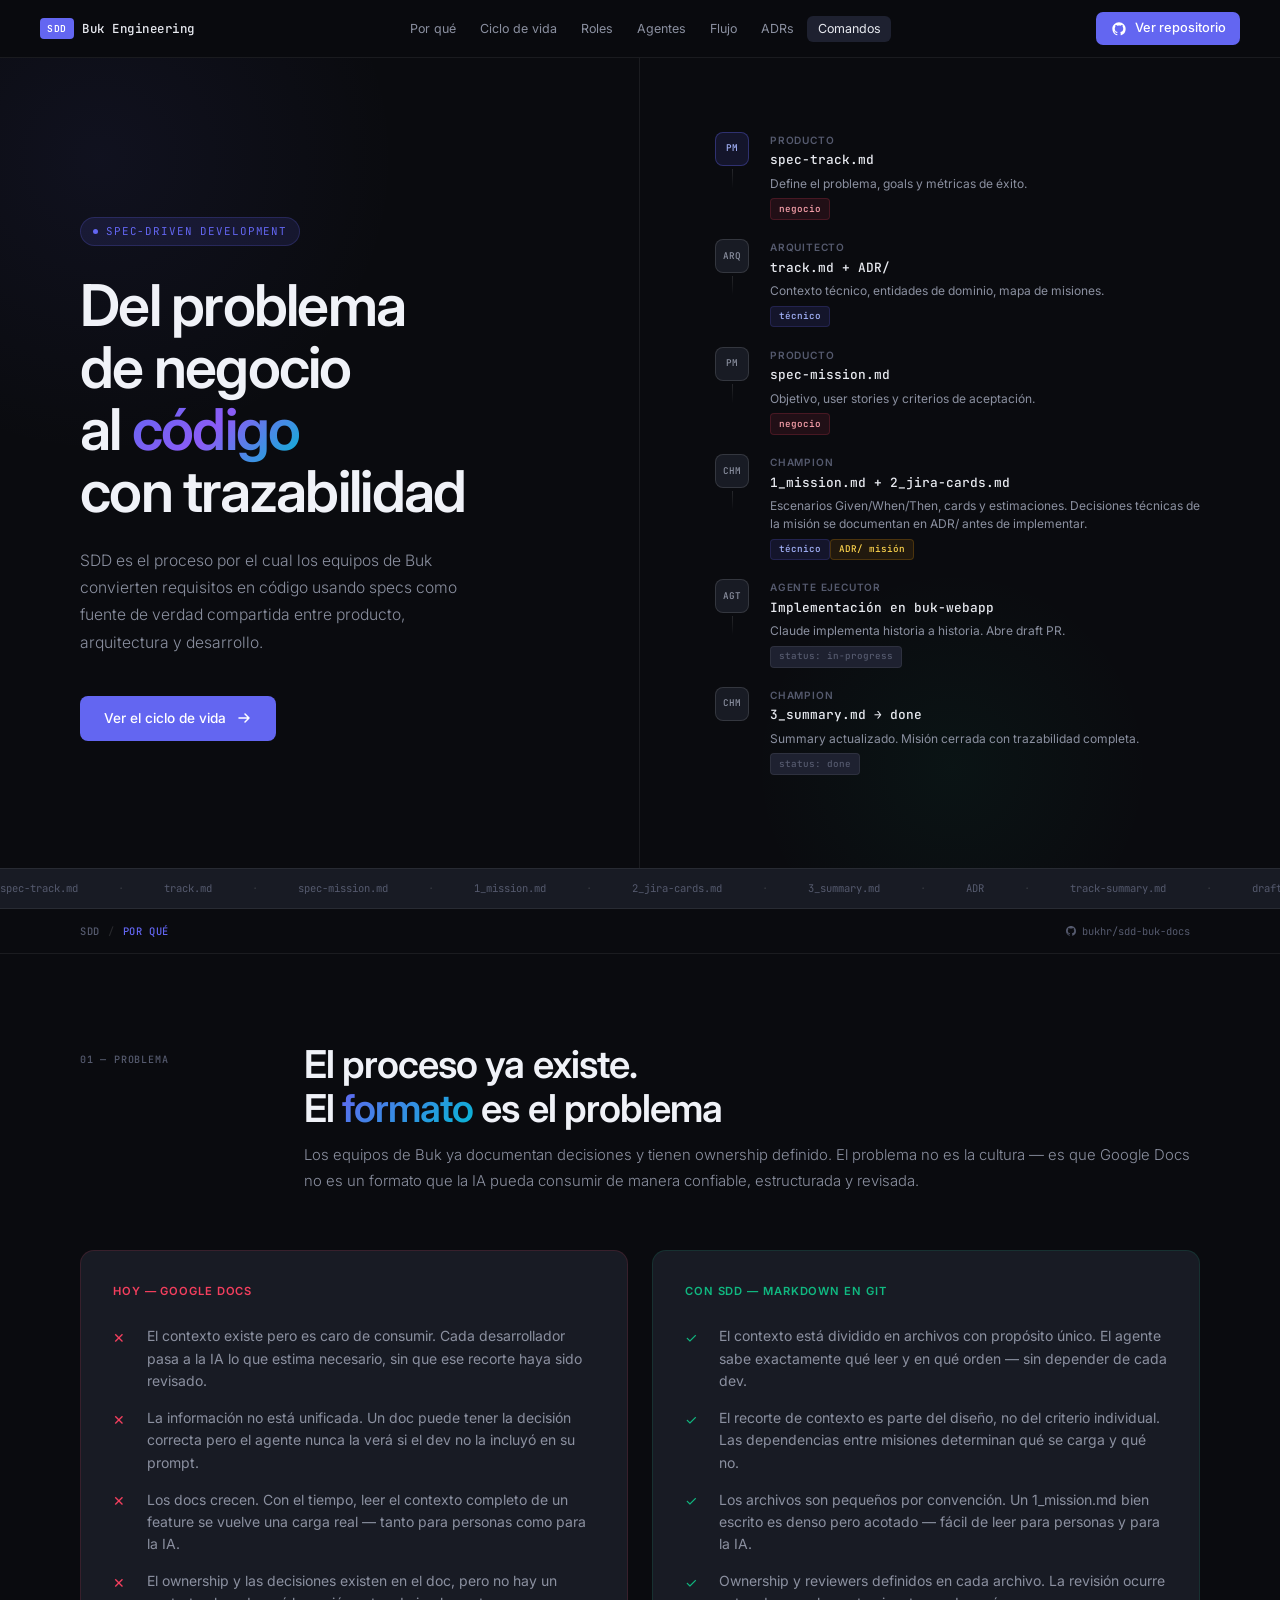
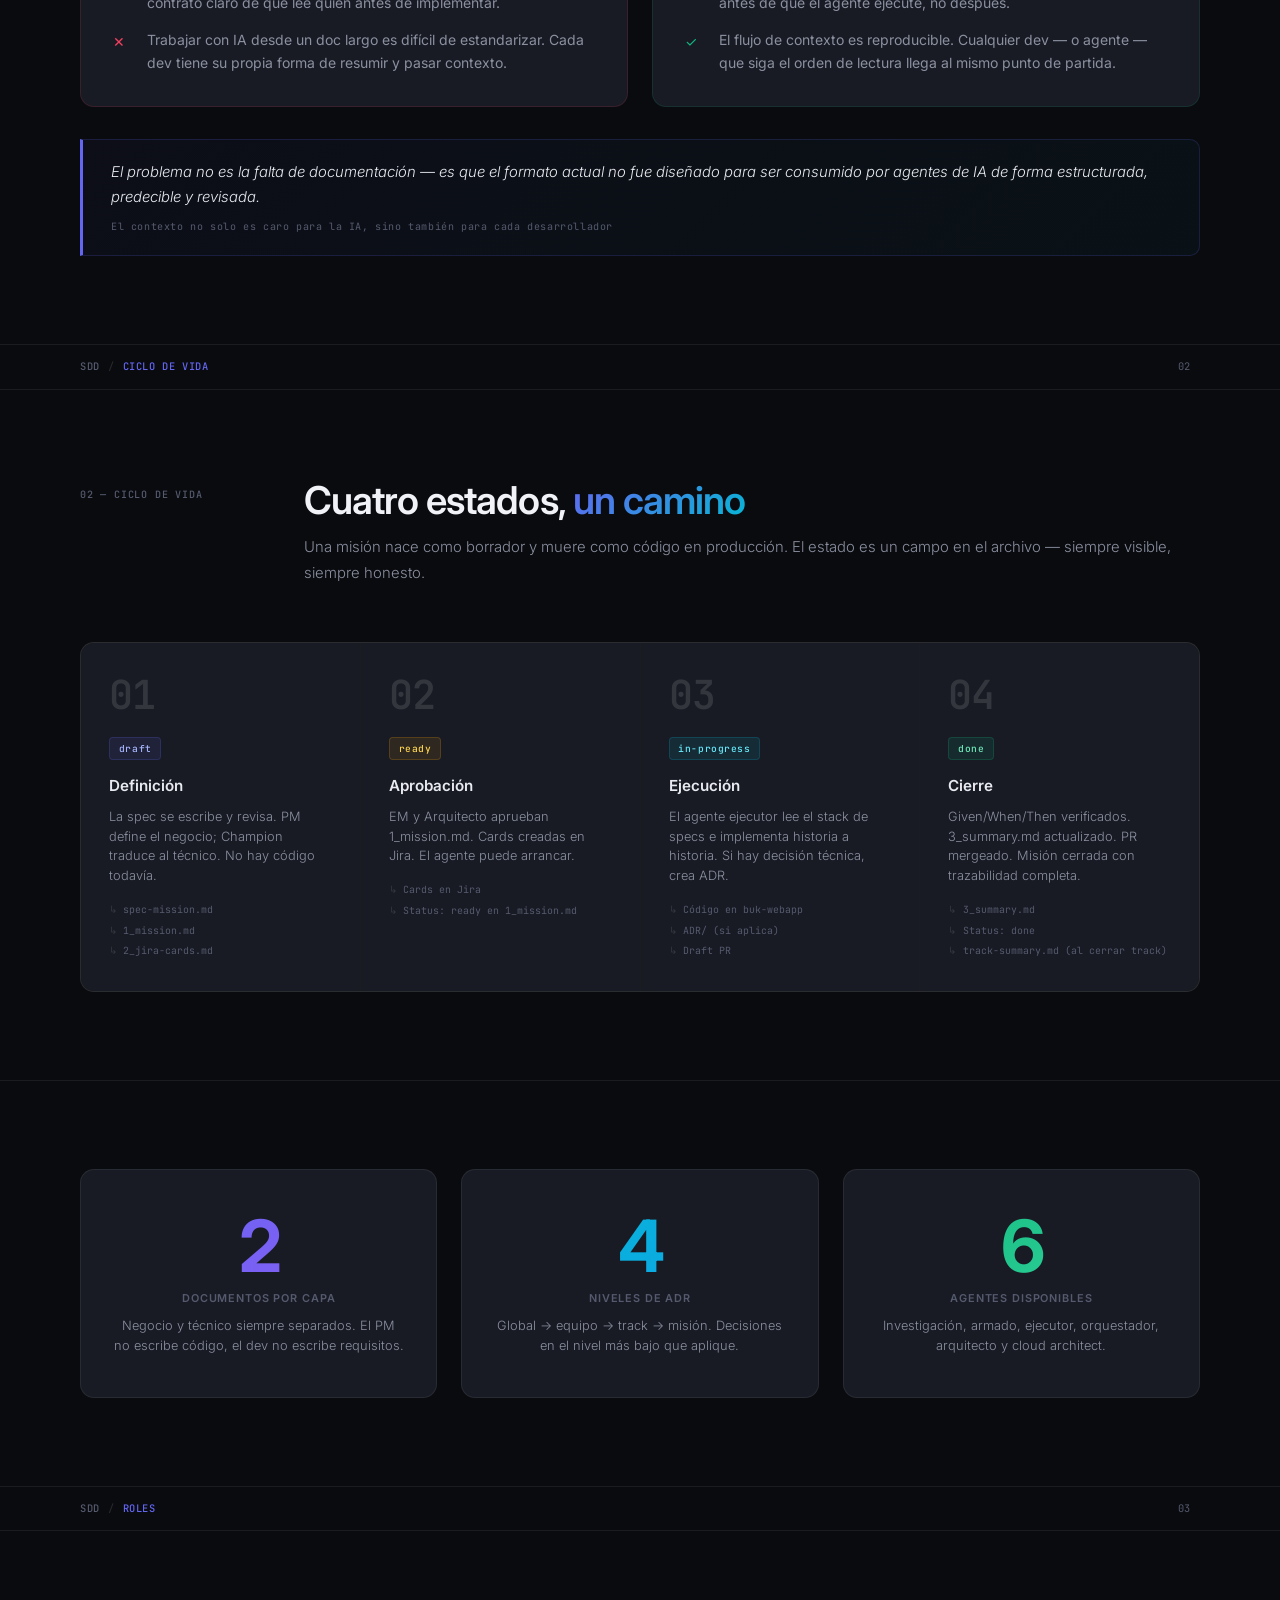
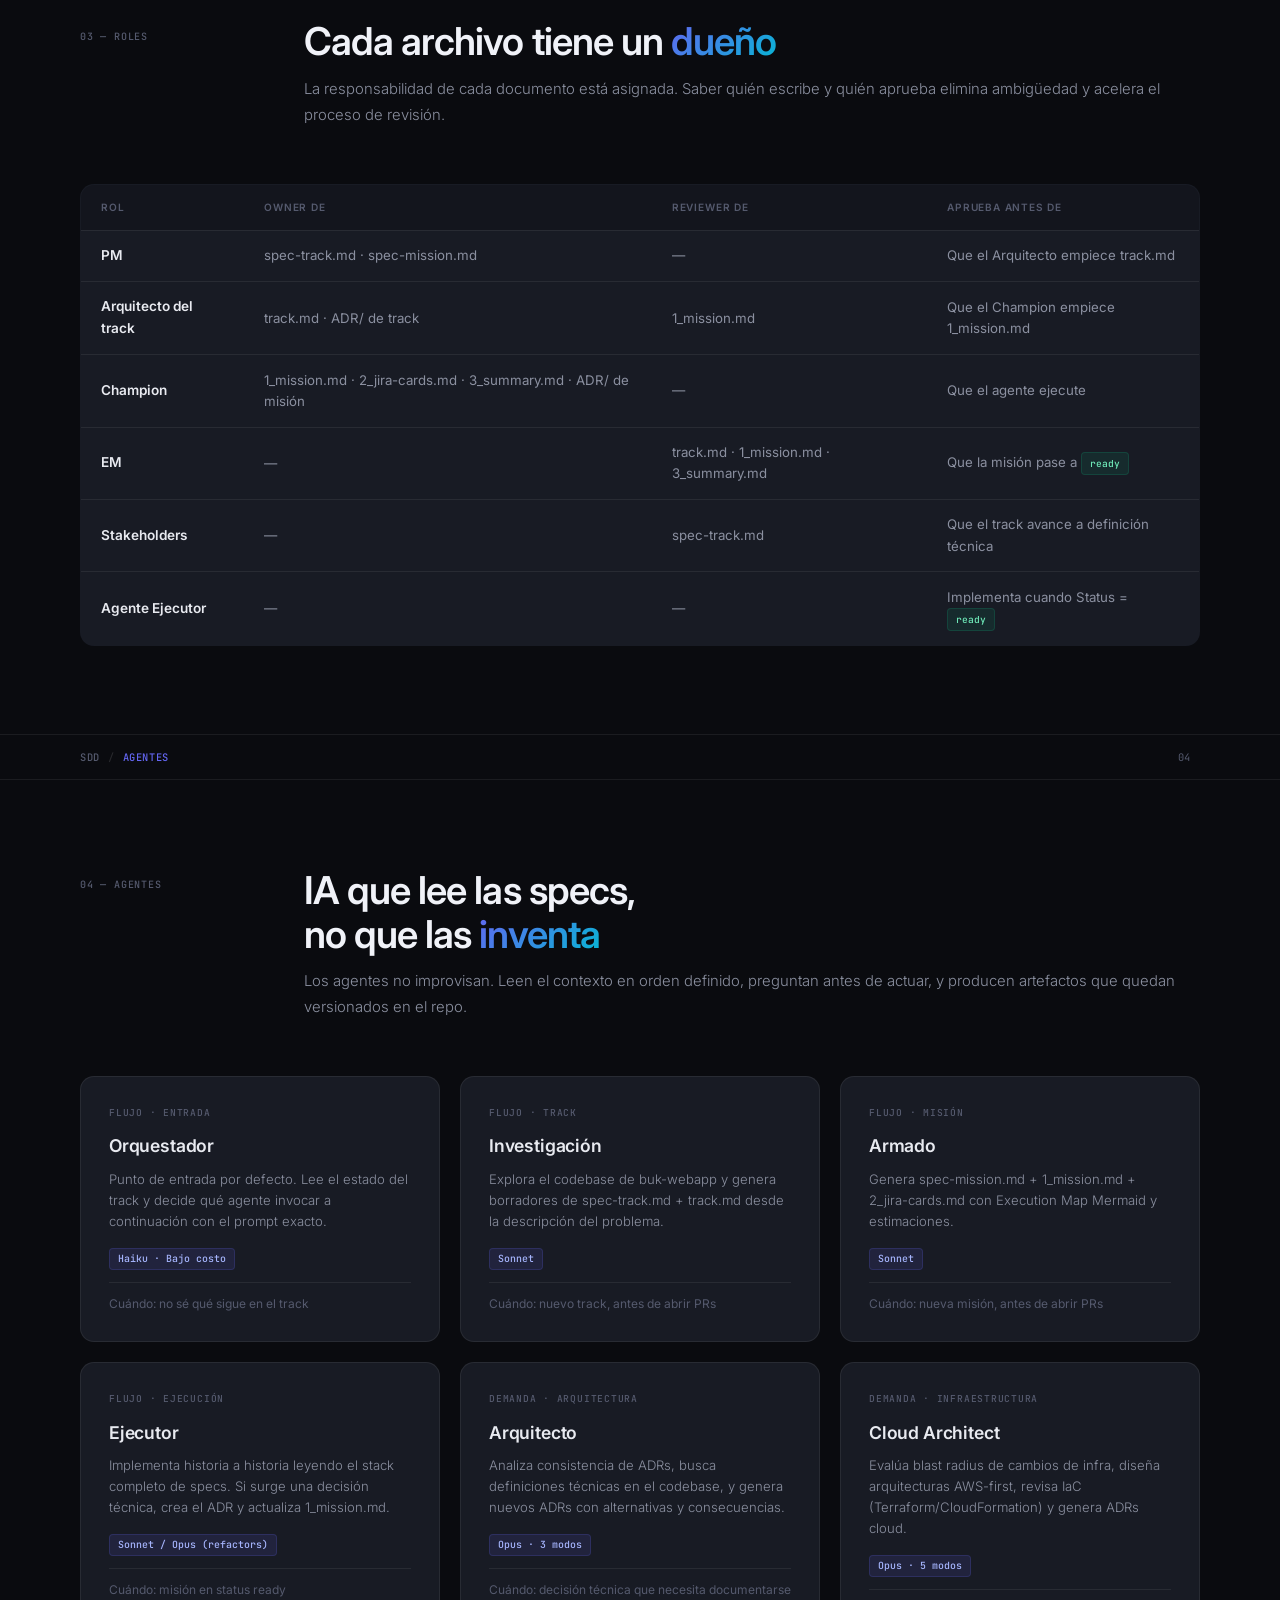
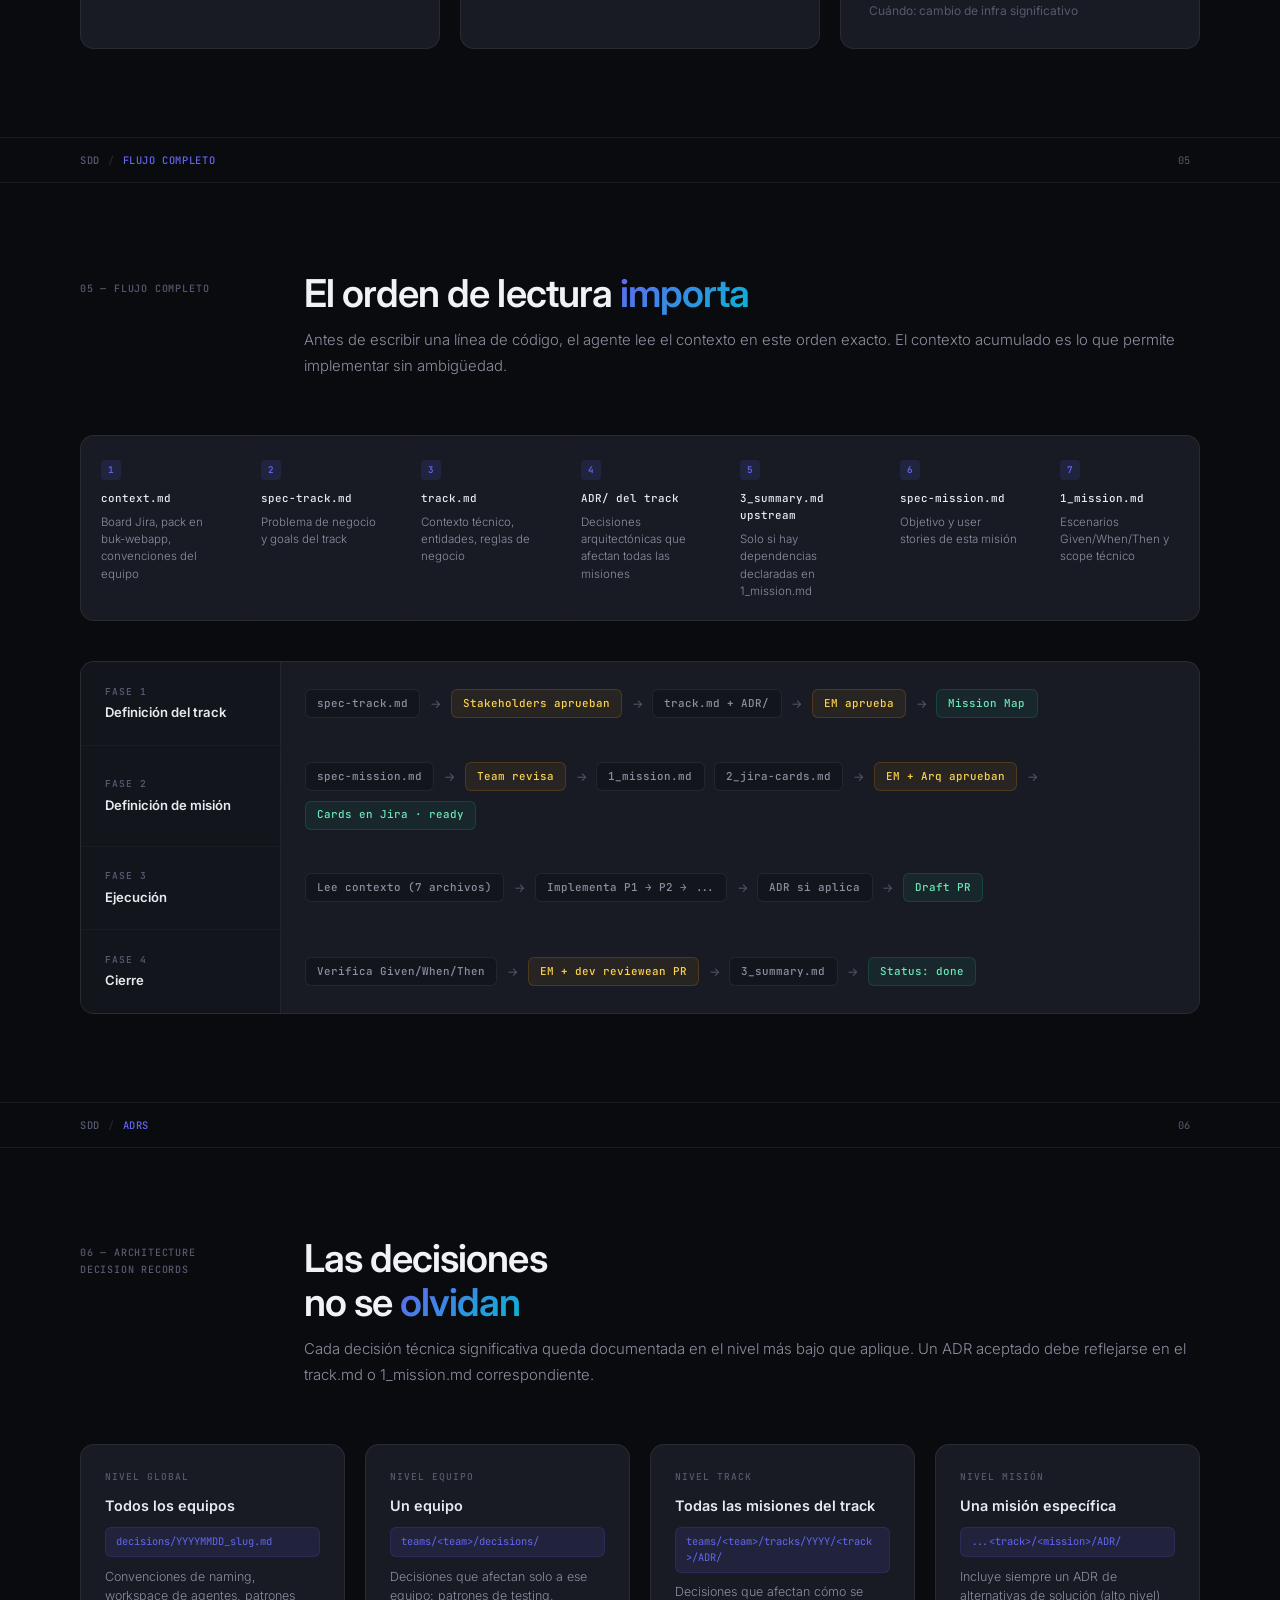
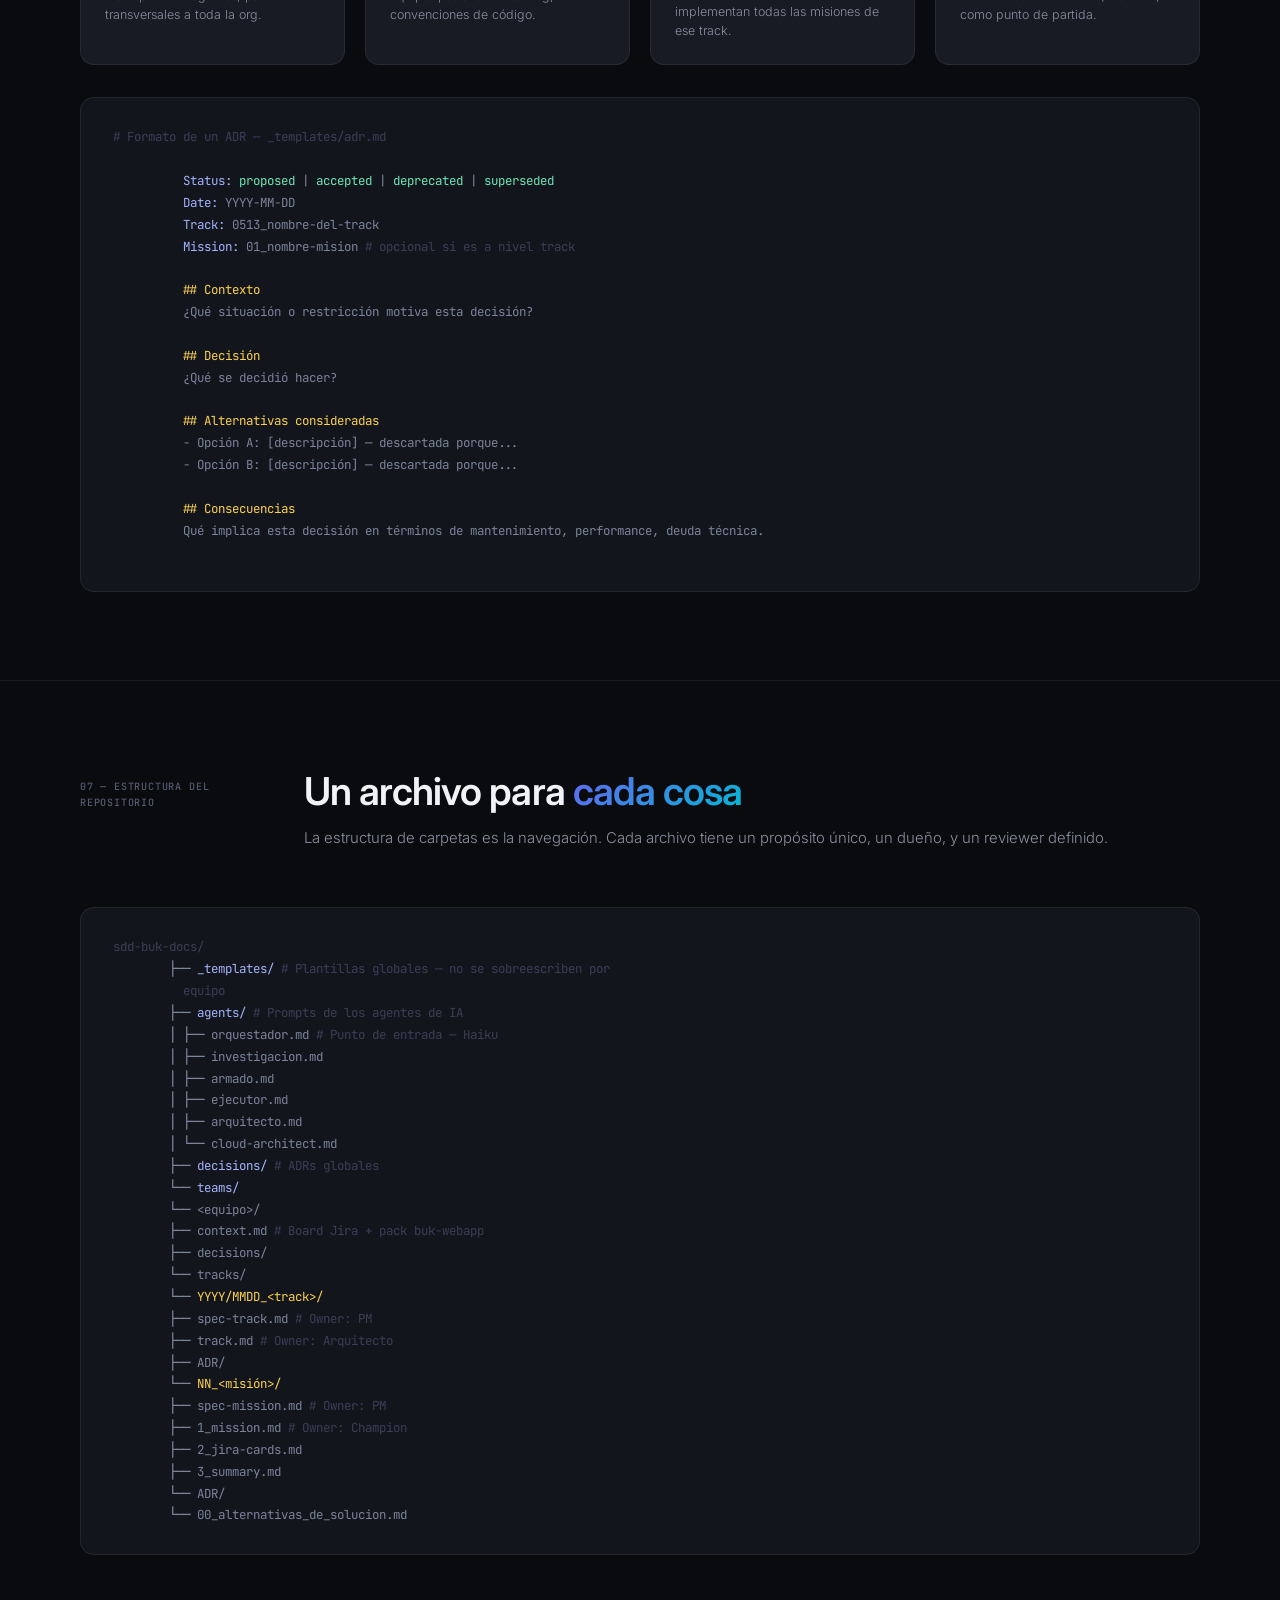
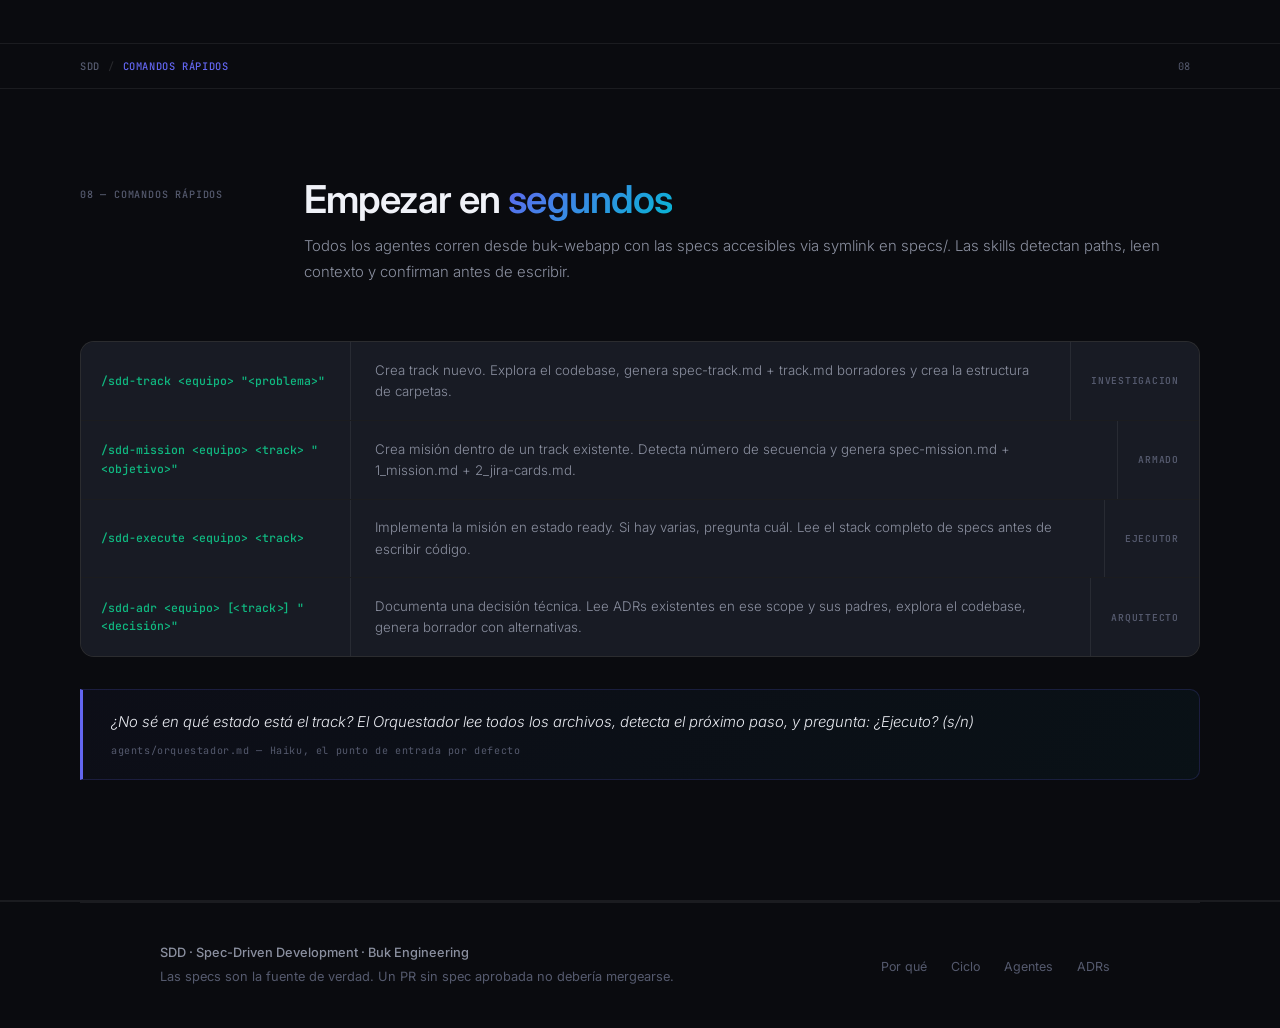
<file: index.html>
<!DOCTYPE html>
<html lang="es">

<head>
  <meta charset="UTF-8">
  <meta name="viewport" content="width=device-width, initial-scale=1.0">
  <title>SDD · Spec-Driven Development @ Buk</title>
  <link rel="preconnect" href="https://fonts.googleapis.com">
  <link rel="preconnect" href="https://fonts.gstatic.com" crossorigin>
  <link
    href="https://fonts.googleapis.com/css2?family=Inter:wght@300;400;500;600&family=JetBrains+Mono:wght@400;500&display=swap"
    rel="stylesheet">
  <style>
    *,
    *::before,
    *::after {
      box-sizing: border-box;
      margin: 0;
      padding: 0;
    }

    :root {
      --bg: #0a0b0f;
      --bg2: #0f1117;
      --bg3: #13151d;
      --surface: #181b24;
      --surface2: #1e2130;
      --border: rgba(255, 255, 255, 0.07);
      --border2: rgba(255, 255, 255, 0.12);
      --text: #e8eaf0;
      --text2: #8b90a0;
      --text3: #555a6e;
      --accent: #6366f1;
      --accent-glow: rgba(99, 102, 241, 0.12);
      --accent2: #10b981;
      --red: #f43f5e;
      --red-glow: rgba(244, 63, 94, 0.1);
      --amber: #f59e0b;
      --mono: 'JetBrains Mono', monospace;
      --sans: 'Inter', system-ui, sans-serif;
      --r: 10px;
      --rl: 14px;
    }

    html {
      scroll-behavior: smooth;
    }

    body {
      background: var(--bg);
      color: var(--text);
      font-family: var(--sans);
      font-size: 15px;
      line-height: 1.6;
      overflow-x: hidden;
    }

    /* NAV */
    nav {
      position: sticky;
      top: 0;
      z-index: 100;
      background: rgba(10, 11, 15, 0.88);
      backdrop-filter: blur(24px);
      -webkit-backdrop-filter: blur(24px);
      border-bottom: 1px solid var(--border);
      padding: 0 2.5rem;
      height: 58px;
      display: flex;
      align-items: center;
      justify-content: space-between;
      gap: 1rem;
    }

    .nav-logo {
      font-family: var(--mono);
      font-size: 0.78rem;
      font-weight: 500;
      letter-spacing: 0.04em;
      color: var(--text);
      text-decoration: none;
      display: flex;
      align-items: center;
      gap: 0.5rem;
      flex-shrink: 0;
    }

    .nav-badge {
      background: var(--accent);
      color: #fff;
      font-size: 0.6rem;
      padding: 0.15rem 0.45rem;
      border-radius: 4px;
      letter-spacing: 0.06em;
      font-weight: 600;
    }

    .nav-center {
      display: flex;
      align-items: center;
      flex: 1;
      justify-content: center;
    }

    .nav-links {
      display: flex;
      gap: 0.2rem;
      list-style: none;
    }

    .nav-links a {
      font-size: 0.78rem;
      color: var(--text2);
      text-decoration: none;
      padding: 0.32rem 0.65rem;
      border-radius: 6px;
      transition: background 0.15s, color 0.15s;
      white-space: nowrap;
    }

    .nav-links a:hover {
      background: var(--surface2);
      color: var(--text);
    }

    .nav-links a.active {
      background: var(--surface2);
      color: var(--text);
    }

    .nav-right {
      display: flex;
      align-items: center;
      gap: 0.5rem;
      flex-shrink: 0;
    }

    .nav-github {
      display: inline-flex;
      align-items: center;
      gap: 0.5rem;
      font-size: 0.8rem;
      font-weight: 500;
      color: #fff;
      text-decoration: none;
      background: var(--accent);
      padding: 0.38rem 0.9rem;
      border-radius: 7px;
      transition: opacity 0.15s, transform 0.15s;
      white-space: nowrap;
    }

    .nav-github:hover {
      opacity: 0.88;
      transform: translateY(-1px);
    }

    .nav-github svg {
      flex-shrink: 0;
    }

    .nav-hamburger {
      display: none;
      background: none;
      border: 1px solid var(--border2);
      color: var(--text2);
      padding: 0.38rem 0.5rem;
      border-radius: 6px;
      cursor: pointer;
      line-height: 1;
      font-size: 1rem;
      transition: background 0.15s;
    }

    .nav-hamburger:hover {
      background: var(--surface);
    }

    .nav-mobile-menu {
      display: none;
      position: fixed;
      top: 58px;
      left: 0;
      right: 0;
      background: rgba(10, 11, 15, 0.97);
      backdrop-filter: blur(24px);
      -webkit-backdrop-filter: blur(24px);
      border-bottom: 1px solid var(--border);
      padding: 1rem 2rem 1.5rem;
      z-index: 99;
      flex-direction: column;
      gap: 0.25rem;
    }

    .nav-mobile-menu.open {
      display: flex;
    }

    .nav-mobile-menu a {
      font-size: 0.9rem;
      color: var(--text2);
      text-decoration: none;
      padding: 0.6rem 0.75rem;
      border-radius: 8px;
      transition: background 0.15s, color 0.15s;
    }

    .nav-mobile-menu a:hover {
      background: var(--surface);
      color: var(--text);
    }

    .nav-mobile-menu .nav-github-mobile {
      display: flex;
      align-items: center;
      gap: 0.6rem;
      background: var(--accent);
      color: #fff;
      margin-top: 0.5rem;
      font-weight: 500;
    }

    .nav-mobile-menu .nav-github-mobile:hover {
      opacity: 0.9;
      background: var(--accent);
    }

    /* HERO */
    .hero {
      min-height: 90vh;
      display: grid;
      grid-template-columns: 1fr 1fr;
      position: relative;
      overflow: hidden;
    }

    .hero::before {
      content: '';
      position: absolute;
      top: -200px;
      left: -200px;
      width: 600px;
      height: 600px;
      background: radial-gradient(circle, rgba(99, 102, 241, 0.07) 0%, transparent 70%);
      pointer-events: none;
    }

    .hero::after {
      content: '';
      position: absolute;
      bottom: -100px;
      right: 10%;
      width: 400px;
      height: 400px;
      background: radial-gradient(circle, rgba(16, 185, 129, 0.05) 0%, transparent 70%);
      pointer-events: none;
    }

    .hero-left {
      padding: 6rem 4rem 4rem 5rem;
      display: flex;
      flex-direction: column;
      justify-content: center;
      border-right: 1px solid var(--border);
      position: relative;
      z-index: 1;
    }

    .hero-eyebrow {
      display: inline-flex;
      align-items: center;
      gap: 0.5rem;
      font-family: var(--mono);
      font-size: 0.68rem;
      letter-spacing: 0.08em;
      text-transform: uppercase;
      color: var(--accent);
      margin-bottom: 1.75rem;
      background: var(--accent-glow);
      border: 1px solid rgba(99, 102, 241, 0.22);
      padding: 0.28rem 0.75rem;
      border-radius: 20px;
      width: fit-content;
    }

    .hero-eyebrow-dot {
      width: 5px;
      height: 5px;
      background: var(--accent);
      border-radius: 50%;
      animation: pulse 2s ease-in-out infinite;
    }

    @keyframes pulse {

      0%,
      100% {
        opacity: 1;
        transform: scale(1)
      }

      50% {
        opacity: 0.5;
        transform: scale(0.8)
      }
    }

    .hero-title {
      font-size: clamp(2.6rem, 4.5vw, 4.8rem);
      font-weight: 600;
      line-height: 1.08;
      letter-spacing: -0.03em;
      margin-bottom: 1.5rem;
      color: #f0f2f8;
    }

    .hero-title em {
      font-style: normal;
      background: linear-gradient(135deg, #6366f1, #8b5cf6, #06b6d4);
      -webkit-background-clip: text;
      -webkit-text-fill-color: transparent;
      background-clip: text;
    }

    .hero-desc {
      font-size: 0.98rem;
      color: var(--text2);
      max-width: 40ch;
      line-height: 1.75;
      margin-bottom: 2.5rem;
      font-weight: 300;
    }

    .hero-cta {
      display: inline-flex;
      align-items: center;
      gap: 0.6rem;
      font-size: 0.85rem;
      font-weight: 500;
      color: #fff;
      text-decoration: none;
      background: var(--accent);
      padding: 0.7rem 1.5rem;
      border-radius: 8px;
      transition: opacity 0.2s, transform 0.2s;
      width: fit-content;
    }

    .hero-cta:hover {
      opacity: 0.88;
      transform: translateY(-1px);
    }

    .hero-right {
      padding: 3rem;
      display: flex;
      align-items: center;
      justify-content: center;
      position: relative;
      z-index: 1;
    }

    .hero-diagram {
      width: 100%;
      max-width: 500px;
    }

    .flow-chain {
      display: flex;
      flex-direction: column;
    }

    .flow-node {
      display: grid;
      grid-template-columns: 44px 1fr;
      gap: 1rem;
      align-items: start;
      opacity: 0;
      transform: translateX(16px);
      animation: slideIn 0.45s forwards;
    }

    .flow-node:nth-child(1) {
      animation-delay: 0.1s
    }

    .flow-node:nth-child(2) {
      animation-delay: 0.2s
    }

    .flow-node:nth-child(3) {
      animation-delay: 0.3s
    }

    .flow-node:nth-child(4) {
      animation-delay: 0.4s
    }

    .flow-node:nth-child(5) {
      animation-delay: 0.5s
    }

    .flow-node:nth-child(6) {
      animation-delay: 0.6s
    }

    @keyframes slideIn {
      to {
        opacity: 1;
        transform: translateX(0);
      }
    }

    .flow-num-col {
      display: flex;
      flex-direction: column;
      align-items: center;
    }

    .flow-num {
      width: 34px;
      height: 34px;
      background: var(--surface);
      border: 1px solid var(--border2);
      border-radius: 8px;
      display: flex;
      align-items: center;
      justify-content: center;
      font-family: var(--mono);
      font-size: 0.58rem;
      font-weight: 500;
      color: var(--text2);
      flex-shrink: 0;
    }

    .flow-node.active .flow-num {
      background: var(--accent-glow);
      border-color: rgba(99, 102, 241, 0.35);
      color: #a5b4fc;
    }

    .flow-line {
      width: 1px;
      flex: 1;
      min-height: 20px;
      background: linear-gradient(to bottom, var(--border2), transparent);
      margin: 3px 0;
    }

    .flow-content {
      padding-bottom: 1.2rem;
    }

    .flow-role {
      font-size: 0.63rem;
      font-weight: 600;
      letter-spacing: 0.08em;
      text-transform: uppercase;
      color: var(--text3);
      margin-bottom: 0.15rem;
    }

    .flow-content h4 {
      font-family: var(--mono);
      font-size: 0.8rem;
      font-weight: 500;
      color: var(--text);
      margin-bottom: 0.25rem;
    }

    .flow-content p {
      font-size: 0.75rem;
      color: var(--text2);
      line-height: 1.5;
    }

    .flow-tag {
      display: inline-block;
      font-family: var(--mono);
      font-size: 0.58rem;
      padding: 0.15rem 0.5rem;
      border-radius: 4px;
      margin-top: 0.35rem;
      font-weight: 500;
      background: var(--surface2);
      color: var(--text3);
      border: 1px solid var(--border);
    }

    .flow-tag.red {
      background: var(--red-glow);
      color: #fda4af;
      border-color: rgba(244, 63, 94, 0.18);
    }

    .flow-tag.blue {
      background: var(--accent-glow);
      color: #a5b4fc;
      border-color: rgba(99, 102, 241, 0.18);
    }

    .flow-tag.adr {
      background: rgba(245, 158, 11, 0.1);
      color: #fcd34d;
      border-color: rgba(245, 158, 11, 0.2);
    }

    /* MARQUEE */
    .marquee-wrap {
      background: var(--surface);
      border-top: 1px solid var(--border);
      border-bottom: 1px solid var(--border);
      overflow: hidden;
      padding: 0.7rem 0;
    }

    .marquee-track {
      display: flex;
      gap: 2.5rem;
      width: max-content;
      animation: marquee 35s linear infinite;
    }

    @keyframes marquee {
      from {
        transform: translateX(0)
      }

      to {
        transform: translateX(-50%)
      }
    }

    .marquee-item {
      font-family: var(--mono);
      font-size: 0.66rem;
      color: var(--text3);
      white-space: nowrap;
      display: flex;
      align-items: center;
      gap: 2.5rem;
    }

    .marquee-item::after {
      content: '·';
      color: var(--border2);
    }

    /* SECTION */
    .section {
      padding: 5.5rem 5rem;
      border-bottom: 1px solid var(--border);
      max-width: 1400px;
      margin: 0 auto;
    }

    .section-top {
      display: flex;
      align-items: center;
      justify-content: space-between;
      padding: 0.6rem 5rem;
      border-bottom: 1px solid var(--border);
      max-width: 1400px;
      margin: 0 auto;
    }

    .section-breadcrumb {
      display: flex;
      align-items: center;
      gap: 0.5rem;
      font-family: var(--mono);
      font-size: 0.65rem;
      font-weight: 500;
      letter-spacing: 0.06em;
      text-transform: uppercase;
      color: var(--text3);
    }

    .section-breadcrumb .sep {
      color: var(--border2);
    }

    .section-breadcrumb .current {
      color: var(--accent);
    }

    .section-anchor {
      font-family: var(--mono);
      font-size: 0.65rem;
      color: var(--text3);
      text-decoration: none;
      display: flex;
      align-items: center;
      gap: 0.35rem;
      padding: 0.25rem 0.6rem;
      border-radius: 5px;
      transition: background 0.15s, color 0.15s;
    }

    .section-anchor:hover {
      background: var(--surface);
      color: var(--text2);
    }

    .section-header {
      display: grid;
      grid-template-columns: 160px 1fr;
      gap: 4rem;
      margin-bottom: 3.5rem;
      align-items: start;
    }

    .section-num {
      font-family: var(--mono);
      font-size: 0.63rem;
      letter-spacing: 0.08em;
      text-transform: uppercase;
      color: var(--text3);
      padding-top: 0.6rem;
      font-weight: 500;
    }

    .section-title {
      font-size: clamp(1.75rem, 3vw, 2.8rem);
      font-weight: 600;
      line-height: 1.15;
      letter-spacing: -0.025em;
      color: #f0f2f8;
    }

    .section-title em {
      font-style: normal;
      background: linear-gradient(135deg, #6366f1, #06b6d4);
      -webkit-background-clip: text;
      -webkit-text-fill-color: transparent;
      background-clip: text;
    }

    .section-subtitle {
      font-size: 0.93rem;
      color: var(--text2);
      line-height: 1.75;
      margin-top: 0.75rem;
      font-weight: 300;
    }

    /* PROBLEM/SOLUTION */
    .split-grid {
      display: grid;
      grid-template-columns: 1fr 1fr;
      gap: 1.5rem;
    }

    .split-panel {
      background: var(--surface);
      border: 1px solid var(--border);
      border-radius: var(--rl);
      padding: 2rem;
    }

    .split-panel.danger {
      border-color: rgba(244, 63, 94, 0.14);
    }

    .split-panel.success {
      border-color: rgba(16, 185, 129, 0.14);
    }

    .split-label {
      font-size: 0.7rem;
      font-weight: 600;
      letter-spacing: 0.08em;
      text-transform: uppercase;
      margin-bottom: 1.5rem;
      display: flex;
      align-items: center;
      gap: 0.5rem;
    }

    .split-label.red {
      color: var(--red);
    }

    .split-label.green {
      color: var(--accent2);
    }

    .pain-list,
    .gain-list {
      list-style: none;
      display: flex;
      flex-direction: column;
      gap: 0.9rem;
    }

    .pain-list li,
    .gain-list li {
      display: grid;
      grid-template-columns: 1.5rem 1fr;
      gap: 0.6rem;
      font-size: 0.875rem;
      line-height: 1.6;
      color: var(--text2);
    }

    .pain-list .icon {
      color: var(--red);
      padding-top: 0.1rem;
    }

    .gain-list .icon {
      color: var(--accent2);
      padding-top: 0.1rem;
    }

    /* CALLOUT */
    .callout {
      background: linear-gradient(135deg, rgba(99, 102, 241, 0.04), rgba(6, 182, 212, 0.04));
      border: 1px solid rgba(99, 102, 241, 0.18);
      border-left: 3px solid var(--accent);
      padding: 1.25rem 1.75rem;
      border-radius: 0 var(--r) var(--r) 0;
      margin: 2rem 0;
    }

    .callout p {
      font-size: 0.93rem;
      color: var(--text);
      line-height: 1.7;
      font-weight: 300;
      font-style: italic;
    }

    .callout cite {
      display: block;
      margin-top: 0.5rem;
      font-family: var(--mono);
      font-size: 0.63rem;
      font-style: normal;
      color: var(--text3);
      letter-spacing: 0.06em;
    }

    /* LIFECYCLE */
    .lifecycle-grid {
      display: grid;
      grid-template-columns: repeat(4, 1fr);
      gap: 1px;
      background: var(--border);
      border: 1px solid var(--border);
      border-radius: var(--rl);
      overflow: hidden;
    }

    .lifecycle-step {
      background: var(--surface);
      padding: 2rem 1.75rem;
      transition: background 0.2s;
      cursor: default;
    }

    .lifecycle-step:hover {
      background: var(--surface2);
    }

    .step-n {
      font-family: var(--mono);
      font-size: 2.5rem;
      font-weight: 600;
      color: var(--border2);
      line-height: 1;
      margin-bottom: 1.25rem;
      letter-spacing: -0.02em;
      transition: color 0.2s;
    }

    .lifecycle-step:hover .step-n {
      color: var(--accent);
    }

    .step-status {
      display: inline-block;
      font-family: var(--mono);
      font-size: 0.6rem;
      font-weight: 500;
      padding: 0.18rem 0.55rem;
      border-radius: 4px;
      margin-bottom: 0.9rem;
      letter-spacing: 0.06em;
    }

    .lifecycle-step:nth-child(1) .step-status {
      background: rgba(99, 102, 241, 0.1);
      color: #a5b4fc;
      border: 1px solid rgba(99, 102, 241, 0.2);
    }

    .lifecycle-step:nth-child(2) .step-status {
      background: rgba(245, 158, 11, 0.1);
      color: #fcd34d;
      border: 1px solid rgba(245, 158, 11, 0.2);
    }

    .lifecycle-step:nth-child(3) .step-status {
      background: rgba(6, 182, 212, 0.1);
      color: #67e8f9;
      border: 1px solid rgba(6, 182, 212, 0.2);
    }

    .lifecycle-step:nth-child(4) .step-status {
      background: rgba(16, 185, 129, 0.1);
      color: #6ee7b7;
      border: 1px solid rgba(16, 185, 129, 0.2);
    }

    .lifecycle-step h3 {
      font-size: 0.95rem;
      font-weight: 600;
      margin-bottom: 0.5rem;
      color: var(--text);
    }

    .lifecycle-step p {
      font-size: 0.8rem;
      color: var(--text2);
      line-height: 1.55;
      font-weight: 300;
    }

    .step-files {
      margin-top: 1rem;
      display: flex;
      flex-direction: column;
      gap: 0.3rem;
    }

    .step-file {
      font-family: var(--mono);
      font-size: 0.62rem;
      color: var(--text3);
      display: flex;
      align-items: center;
      gap: 0.4rem;
    }

    .step-file::before {
      content: '↳';
      color: var(--border2);
    }

    /* METRICS */
    .metrics-grid {
      display: grid;
      grid-template-columns: repeat(3, 1fr);
      gap: 1.5rem;
    }

    .metric-cell {
      background: var(--surface);
      border: 1px solid var(--border);
      border-radius: var(--rl);
      padding: 2.5rem 2rem;
      text-align: center;
      transition: border-color 0.2s;
    }

    .metric-cell:hover {
      border-color: var(--border2);
    }

    .metric-num {
      font-size: 4.5rem;
      font-weight: 700;
      line-height: 1;
      margin-bottom: 0.5rem;
      letter-spacing: -0.04em;
      background: linear-gradient(135deg, #6366f1, #8b5cf6);
      -webkit-background-clip: text;
      -webkit-text-fill-color: transparent;
      background-clip: text;
    }

    .metric-num.blue {
      background: linear-gradient(135deg, #06b6d4, #0ea5e9);
      -webkit-background-clip: text;
      -webkit-text-fill-color: transparent;
      background-clip: text;
    }

    .metric-num.green {
      background: linear-gradient(135deg, #10b981, #34d399);
      -webkit-background-clip: text;
      -webkit-text-fill-color: transparent;
      background-clip: text;
    }

    .metric-label {
      font-size: 0.68rem;
      font-weight: 600;
      letter-spacing: 0.08em;
      text-transform: uppercase;
      color: var(--text3);
      margin-bottom: 0.5rem;
    }

    .metric-desc {
      font-size: 0.8rem;
      color: var(--text2);
      font-weight: 300;
      line-height: 1.6;
    }

    /* ROLES TABLE */
    .roles-table {
      width: 100%;
      border-collapse: collapse;
      background: var(--surface);
      border: 1px solid var(--border);
      border-radius: var(--rl);
      overflow: hidden;
    }

    .roles-table th {
      text-align: left;
      padding: 0.9rem 1.25rem;
      font-size: 0.63rem;
      font-weight: 600;
      letter-spacing: 0.08em;
      text-transform: uppercase;
      color: var(--text3);
      background: var(--bg3);
      border-bottom: 1px solid var(--border);
    }

    .roles-table td {
      padding: 0.9rem 1.25rem;
      font-size: 0.83rem;
      border-bottom: 1px solid var(--border);
      color: var(--text2);
    }

    .roles-table tr:last-child td {
      border-bottom: none;
    }

    .roles-table tbody tr:hover td {
      background: var(--surface2);
    }

    .role-name {
      font-weight: 600;
      color: var(--text);
      font-size: 0.85rem;
    }

    .role-badge {
      display: inline-block;
      font-family: var(--mono);
      font-size: 0.6rem;
      padding: 0.15rem 0.5rem;
      border-radius: 4px;
      background: rgba(16, 185, 129, 0.1);
      color: #6ee7b7;
      border: 1px solid rgba(16, 185, 129, 0.18);
      font-weight: 500;
    }

    /* AGENTS */
    .agents-grid {
      display: grid;
      grid-template-columns: repeat(3, 1fr);
      gap: 1.25rem;
    }

    .agent-card {
      background: var(--surface);
      border: 1px solid var(--border);
      border-radius: var(--rl);
      padding: 1.75rem;
      transition: border-color 0.2s, background 0.2s;
      position: relative;
      overflow: hidden;
    }

    .agent-card::before {
      content: '';
      position: absolute;
      top: 0;
      left: 0;
      right: 0;
      height: 1px;
      background: linear-gradient(90deg, transparent, rgba(99, 102, 241, 0.5), transparent);
      opacity: 0;
      transition: opacity 0.2s;
    }

    .agent-card:hover {
      border-color: var(--border2);
      background: var(--surface2);
    }

    .agent-card:hover::before {
      opacity: 1;
    }

    .agent-type {
      font-family: var(--mono);
      font-size: 0.6rem;
      font-weight: 500;
      letter-spacing: 0.08em;
      text-transform: uppercase;
      color: var(--text3);
      margin-bottom: 0.75rem;
    }

    .agent-card h3 {
      font-size: 1.1rem;
      font-weight: 600;
      color: var(--text);
      margin-bottom: 0.5rem;
      letter-spacing: -0.01em;
    }

    .agent-card p {
      font-size: 0.82rem;
      color: var(--text2);
      line-height: 1.6;
      margin-bottom: 1rem;
      font-weight: 300;
    }

    .agent-model {
      font-family: var(--mono);
      font-size: 0.62rem;
      color: #a5b4fc;
      background: var(--accent-glow);
      border: 1px solid rgba(99, 102, 241, 0.18);
      padding: 0.15rem 0.5rem;
      border-radius: 4px;
      width: fit-content;
      font-weight: 500;
    }

    .agent-trigger {
      font-size: 0.75rem;
      color: var(--text3);
      padding-top: 0.75rem;
      margin-top: 0.75rem;
      border-top: 1px solid var(--border);
      line-height: 1.5;
    }

    /* ADR LEVELS */
    .adr-levels {
      display: grid;
      grid-template-columns: repeat(4, 1fr);
      gap: 1.25rem;
    }

    .adr-level {
      background: var(--surface);
      border: 1px solid var(--border);
      border-radius: var(--rl);
      padding: 1.5rem;
      display: flex;
      flex-direction: column;
      gap: 0.6rem;
      transition: border-color 0.2s;
    }

    .adr-level:hover {
      border-color: var(--border2);
    }

    .adr-scope {
      font-family: var(--mono);
      font-size: 0.6rem;
      font-weight: 500;
      letter-spacing: 0.1em;
      text-transform: uppercase;
      color: var(--text3);
    }

    .adr-level h4 {
      font-size: 0.9rem;
      font-weight: 600;
      color: var(--text);
    }

    .adr-path {
      font-family: var(--mono);
      font-size: 0.65rem;
      color: var(--accent);
      word-break: break-all;
      line-height: 1.5;
      background: var(--accent-glow);
      padding: 0.4rem 0.6rem;
      border-radius: 6px;
      border: 1px solid rgba(99, 102, 241, 0.14);
    }

    .adr-desc {
      font-size: 0.78rem;
      color: var(--text2);
      font-weight: 300;
      line-height: 1.55;
    }

    /* CODE BLOCK */
    .code-block {
      background: var(--bg3);
      border: 1px solid var(--border);
      border-radius: var(--rl);
      font-family: var(--mono);
      font-size: 0.78rem;
      line-height: 1.75;
      padding: 1.75rem 2rem;
      overflow-x: auto;
      color: #7b849a;
      white-space: pre;
    }

    .code-block .kw {
      color: #a5b4fc;
    }

    .code-block .str {
      color: #6ee7b7;
    }

    .code-block .cm {
      color: #3a3f55;
    }

    .code-block .hl {
      color: #fcd34d;
    }

    /* READING GRID */
    .reading-grid {
      display: grid;
      grid-template-columns: repeat(7, 1fr);
      gap: 1px;
      background: var(--border);
      border: 1px solid var(--border);
      border-radius: var(--rl);
      overflow: hidden;
      counter-reset: read;
    }

    .read-item {
      background: var(--surface);
      padding: 1.25rem;
      counter-increment: read;
      transition: background 0.15s;
      position: relative;
      padding-top: 1.5rem;
    }

    .read-item:hover {
      background: var(--surface2);
    }

    .read-item::before {
      content: counter(read);
      display: flex;
      align-items: center;
      justify-content: center;
      font-family: var(--mono);
      font-size: 0.58rem;
      font-weight: 600;
      color: var(--accent);
      background: var(--accent-glow);
      width: 20px;
      height: 20px;
      border-radius: 4px;
      margin-bottom: 0.6rem;
    }

    .read-file {
      font-family: var(--mono);
      font-size: 0.68rem;
      color: var(--text);
      margin-bottom: 0.4rem;
      font-weight: 500;
    }

    .read-note {
      font-size: 0.72rem;
      color: var(--text2);
      font-weight: 300;
      line-height: 1.5;
    }

    /* WORKFLOW TIMELINE */
    .workflow-timeline {
      display: flex;
      flex-direction: column;
      gap: 1px;
      background: var(--border);
      border: 1px solid var(--border);
      border-radius: var(--rl);
      overflow: hidden;
      margin-top: 2.5rem;
    }

    .wf-row {
      display: grid;
      grid-template-columns: 200px 1fr;
      background: var(--surface);
    }

    .wf-phase {
      padding: 1.35rem 1.5rem;
      background: var(--bg3);
      border-right: 1px solid var(--border);
      display: flex;
      flex-direction: column;
      justify-content: center;
    }

    .wf-phase-name {
      font-family: var(--mono);
      font-size: 0.6rem;
      font-weight: 600;
      letter-spacing: 0.1em;
      text-transform: uppercase;
      color: var(--text3);
      margin-bottom: 0.2rem;
    }

    .wf-phase-role {
      font-size: 0.82rem;
      font-weight: 600;
      color: var(--text);
    }

    .wf-content {
      padding: 1rem 1.5rem;
      display: flex;
      flex-wrap: wrap;
      gap: 0.6rem;
      align-items: center;
    }

    .wf-item {
      font-family: var(--mono);
      font-size: 0.68rem;
      padding: 0.3rem 0.7rem;
      border-radius: 6px;
      background: var(--bg3);
      border: 1px solid var(--border);
      color: var(--text2);
      font-weight: 500;
    }

    .wf-item.output {
      background: rgba(16, 185, 129, 0.08);
      border-color: rgba(16, 185, 129, 0.2);
      color: #6ee7b7;
    }

    .wf-item.gate {
      background: rgba(245, 158, 11, 0.07);
      border-color: rgba(245, 158, 11, 0.18);
      color: #fcd34d;
    }

    .wf-arrow {
      color: var(--text3);
      font-size: 0.75rem;
    }

    /* SKILLS */
    .skills-list {
      display: flex;
      flex-direction: column;
      gap: 1px;
      background: var(--border);
      border: 1px solid var(--border);
      border-radius: var(--rl);
      overflow: hidden;
    }

    .skill-row {
      display: grid;
      grid-template-columns: 270px 1fr auto;
      background: var(--surface);
      transition: background 0.15s;
    }

    .skill-row:hover {
      background: var(--surface2);
    }

    .skill-cmd {
      font-family: var(--mono);
      font-size: 0.72rem;
      padding: 1.1rem 1.25rem;
      border-right: 1px solid var(--border);
      color: var(--accent2);
      font-weight: 500;
      display: flex;
      align-items: center;
    }

    .skill-desc {
      font-size: 0.83rem;
      padding: 1.1rem 1.5rem;
      color: var(--text2);
      font-weight: 300;
      display: flex;
      align-items: center;
    }

    .skill-agent {
      font-family: var(--mono);
      font-size: 0.6rem;
      font-weight: 600;
      letter-spacing: 0.08em;
      text-transform: uppercase;
      color: var(--text3);
      padding: 1.1rem 1.25rem;
      border-left: 1px solid var(--border);
      white-space: nowrap;
      display: flex;
      align-items: center;
    }

    /* FOOTER */
    footer {
      padding: 2.5rem 5rem;
      border-top: 1px solid var(--border);
      display: grid;
      grid-template-columns: 1fr auto;
      align-items: center;
      gap: 2rem;
      max-width: 1400px;
      margin: 0 auto;
    }

    .footer-left p {
      font-size: 0.8rem;
      color: var(--text3);
    }

    .footer-left p:first-child {
      color: var(--text2);
      font-weight: 500;
      margin-bottom: 0.2rem;
    }

    .footer-nav {
      display: flex;
      gap: 0.2rem;
      list-style: none;
    }

    .footer-nav a {
      font-size: 0.78rem;
      color: var(--text3);
      text-decoration: none;
      padding: 0.3rem 0.65rem;
      border-radius: 6px;
      transition: background 0.15s, color 0.15s;
    }

    .footer-nav a:hover {
      background: var(--surface);
      color: var(--text2);
    }

    .full-width {
      border-bottom: 1px solid var(--border);
    }

    .full-width .section {
      border-bottom: none;
    }

    .fade-up {
      opacity: 0;
      transform: translateY(14px);
      transition: opacity 0.55s, transform 0.55s;
    }

    .fade-up.visible {
      opacity: 1;
      transform: translateY(0);
    }

    @media (max-width: 960px) {
      .hero {
        grid-template-columns: 1fr;
        min-height: auto;
      }

      .hero-left {
        padding: 3.5rem 2rem;
        border-right: none;
        border-bottom: 1px solid var(--border);
      }

      .hero-right {
        padding: 2rem;
      }

      .section {
        padding: 3rem 1.5rem;
      }

      .section-header {
        grid-template-columns: 1fr;
        gap: 1rem;
      }

      .lifecycle-grid,
      .adr-levels,
      .metrics-grid {
        grid-template-columns: 1fr 1fr;
      }

      .agents-grid {
        grid-template-columns: 1fr 1fr;
      }

      .reading-grid {
        grid-template-columns: 1fr 1fr;
      }

      .wf-row {
        grid-template-columns: 1fr;
      }

      .wf-phase {
        border-right: none;
        border-bottom: 1px solid var(--border);
      }

      .split-grid {
        grid-template-columns: 1fr;
      }

      .skill-row {
        grid-template-columns: 1fr;
      }

      .skill-cmd,
      .skill-agent {
        border: none;
        padding: 0.5rem 1rem;
      }

      .skill-desc {
        padding: 0.25rem 1rem 0.75rem;
      }

      footer {
        grid-template-columns: 1fr;
      }

      .nav-center {
        display: none;
      }

      .nav-hamburger {
        display: flex;
      }
    }
  </style>
</head>

<body>

  <nav>
    <a class="nav-logo" href="#"><span class="nav-badge">SDD</span> Buk Engineering</a>
    <div class="nav-center">
      <ul class="nav-links">
        <li><a href="#why">Por qué</a></li>
        <li><a href="#lifecycle">Ciclo de vida</a></li>
        <li><a href="#roles">Roles</a></li>
        <li><a href="#agents">Agentes</a></li>
        <li><a href="#workflow">Flujo</a></li>
        <li><a href="#adrs">ADRs</a></li>
        <li><a href="#quickstart">Comandos</a></li>
      </ul>
    </div>
    <div class="nav-right">
      <a class="nav-github" href="https://github.com/bukhr/sdd-buk-docs/" target="_blank" rel="noopener">
        <svg width="16" height="16" viewBox="0 0 24 24" fill="currentColor" aria-hidden="true">
          <path
            d="M12 2C6.477 2 2 6.484 2 12.017c0 4.425 2.865 8.18 6.839 9.504.5.092.682-.217.682-.483 0-.237-.008-.868-.013-1.703-2.782.605-3.369-1.343-3.369-1.343-.454-1.158-1.11-1.466-1.11-1.466-.908-.62.069-.608.069-.608 1.003.07 1.531 1.032 1.531 1.032.892 1.53 2.341 1.088 2.91.832.092-.647.35-1.088.636-1.338-2.22-.253-4.555-1.113-4.555-4.951 0-1.093.39-1.988 1.029-2.688-.103-.253-.446-1.272.098-2.65 0 0 .84-.27 2.75 1.026A9.564 9.564 0 0112 6.844c.85.004 1.705.115 2.504.337 1.909-1.296 2.747-1.027 2.747-1.027.546 1.379.202 2.398.1 2.651.64.7 1.028 1.595 1.028 2.688 0 3.848-2.339 4.695-4.566 4.943.359.309.678.92.678 1.855 0 1.338-.012 2.419-.012 2.747 0 .268.18.58.688.482A10.019 10.019 0 0022 12.017C22 6.484 17.522 2 12 2z" />
        </svg>
        Ver repositorio
      </a>
      <button class="nav-hamburger" id="hamburger" aria-label="Abrir menú" aria-expanded="false">&#9776;</button>
    </div>
  </nav>
  <div class="nav-mobile-menu" id="mobile-menu" role="navigation" aria-label="Menú móvil">
    <a href="#why">01 — Por qué</a>
    <a href="#lifecycle">02 — Ciclo de vida</a>
    <a href="#roles">03 — Roles</a>
    <a href="#agents">04 — Agentes</a>
    <a href="#workflow">05 — Flujo completo</a>
    <a href="#adrs">06 — ADRs</a>
    <a href="#quickstart">08 — Comandos rápidos</a>
    <a class="nav-github-mobile" href="https://github.com/bukhr/sdd-buk-docs/" target="_blank" rel="noopener"><svg
        width="16" height="16" viewBox="0 0 24 24" fill="currentColor">
        <path
          d="M12 2C6.477 2 2 6.484 2 12.017c0 4.425 2.865 8.18 6.839 9.504.5.092.682-.217.682-.483 0-.237-.008-.868-.013-1.703-2.782.605-3.369-1.343-3.369-1.343-.454-1.158-1.11-1.466-1.11-1.466-.908-.62.069-.608.069-.608 1.003.07 1.531 1.032 1.531 1.032.892 1.53 2.341 1.088 2.91.832.092-.647.35-1.088.636-1.338-2.22-.253-4.555-1.113-4.555-4.951 0-1.093.39-1.988 1.029-2.688-.103-.253-.446-1.272.098-2.65 0 0 .84-.27 2.75 1.026A9.564 9.564 0 0112 6.844c.85.004 1.705.115 2.504.337 1.909-1.296 2.747-1.027 2.747-1.027.546 1.379.202 2.398.1 2.651.64.7 1.028 1.595 1.028 2.688 0 3.848-2.339 4.695-4.566 4.943.359.309.678.92.678 1.855 0 1.338-.012 2.419-.012 2.747 0 .268.18.58.688.482A10.019 10.019 0 0022 12.017C22 6.484 17.522 2 12 2z" />
      </svg>Ver repositorio en GitHub</a>
  </div>

  <section class="hero">
    <div class="hero-left">
      <div class="hero-eyebrow"><span class="hero-eyebrow-dot"></span>Spec-Driven Development</div>
      <h1 class="hero-title">Del problema<br>de negocio<br>al <em>código</em><br>con trazabilidad</h1>
      <p class="hero-desc">SDD es el proceso por el cual los equipos de Buk convierten requisitos en código usando specs
        como fuente de verdad compartida entre producto, arquitectura y desarrollo.</p>
      <a class="hero-cta" href="#lifecycle">Ver el ciclo de vida <svg width="16" height="16" viewBox="0 0 16 16"
          fill="none">
          <path d="M3 8h10M9 4l4 4-4 4" stroke="currentColor" stroke-width="1.5" stroke-linecap="round"
            stroke-linejoin="round" />
        </svg></a>
    </div>
    <div class="hero-right">
      <div class="hero-diagram">
        <div class="flow-chain">
          <div class="flow-node active">
            <div class="flow-num-col">
              <div class="flow-num">PM</div>
              <div class="flow-line"></div>
            </div>
            <div class="flow-content">
              <div class="flow-role">Producto</div>
              <h4>spec-track.md</h4>
              <p>Define el problema, goals y métricas de éxito.</p><span class="flow-tag red">negocio</span>
            </div>
          </div>
          <div class="flow-node">
            <div class="flow-num-col">
              <div class="flow-num">ARQ</div>
              <div class="flow-line"></div>
            </div>
            <div class="flow-content">
              <div class="flow-role">Arquitecto</div>
              <h4>track.md + ADR/</h4>
              <p>Contexto técnico, entidades de dominio, mapa de misiones.</p><span class="flow-tag blue">técnico</span>
            </div>
          </div>
          <div class="flow-node">
            <div class="flow-num-col">
              <div class="flow-num">PM</div>
              <div class="flow-line"></div>
            </div>
            <div class="flow-content">
              <div class="flow-role">Producto</div>
              <h4>spec-mission.md</h4>
              <p>Objetivo, user stories y criterios de aceptación.</p><span class="flow-tag red">negocio</span>
            </div>
          </div>
          <div class="flow-node">
            <div class="flow-num-col">
              <div class="flow-num">CHM</div>
              <div class="flow-line"></div>
            </div>
            <div class="flow-content">
              <div class="flow-role">Champion</div>
              <h4>1_mission.md + 2_jira-cards.md</h4>
              <p>Escenarios Given/When/Then, cards y estimaciones. Decisiones técnicas de la misión se documentan en
                ADR/ antes de implementar.</p><span class="flow-tag blue">técnico</span><span class="flow-tag adr">ADR/
                misión</span>
            </div>
          </div>
          <div class="flow-node">
            <div class="flow-num-col">
              <div class="flow-num">AGT</div>
              <div class="flow-line"></div>
            </div>
            <div class="flow-content">
              <div class="flow-role">Agente Ejecutor</div>
              <h4>Implementación en buk-webapp</h4>
              <p>Claude implementa historia a historia. Abre draft PR.</p><span class="flow-tag">status:
                in-progress</span>
            </div>
          </div>
          <div class="flow-node">
            <div class="flow-num-col">
              <div class="flow-num">CHM</div>
            </div>
            <div class="flow-content">
              <div class="flow-role">Champion</div>
              <h4>3_summary.md → done</h4>
              <p>Summary actualizado. Misión cerrada con trazabilidad completa.</p><span class="flow-tag">status:
                done</span>
            </div>
          </div>
        </div>
      </div>
    </div>
  </section>

  <div class="marquee-wrap">
    <div class="marquee-track">
      <span class="marquee-item">spec-track.md</span><span class="marquee-item">track.md</span><span
        class="marquee-item">spec-mission.md</span><span class="marquee-item">1_mission.md</span><span
        class="marquee-item">2_jira-cards.md</span><span class="marquee-item">3_summary.md</span><span
        class="marquee-item">ADR</span><span class="marquee-item">track-summary.md</span><span
        class="marquee-item">draft → ready → in-progress → done</span><span class="marquee-item">Given / When /
        Then</span><span class="marquee-item">buk-webapp</span><span class="marquee-item">spec-track.md</span><span
        class="marquee-item">track.md</span><span class="marquee-item">spec-mission.md</span><span
        class="marquee-item">1_mission.md</span><span class="marquee-item">2_jira-cards.md</span><span
        class="marquee-item">3_summary.md</span><span class="marquee-item">ADR</span><span
        class="marquee-item">track-summary.md</span><span class="marquee-item">draft → ready → in-progress →
        done</span><span class="marquee-item">Given / When / Then</span><span class="marquee-item">buk-webapp</span>
    </div>
  </div>

  <div class="full-width" id="why">
    <div class="section-top">
      <div class="section-breadcrumb"><span>SDD</span><span class="sep">/</span><span class="current">Por qué</span>
      </div><a class="section-anchor" href="https://github.com/bukhr/sdd-buk-docs/" target="_blank" rel="noopener"><svg
          width="12" height="12" viewBox="0 0 24 24" fill="currentColor">
          <path
            d="M12 2C6.477 2 2 6.484 2 12.017c0 4.425 2.865 8.18 6.839 9.504.5.092.682-.217.682-.483 0-.237-.008-.868-.013-1.703-2.782.605-3.369-1.343-3.369-1.343-.454-1.158-1.11-1.466-1.11-1.466-.908-.62.069-.608.069-.608 1.003.07 1.531 1.032 1.531 1.032.892 1.53 2.341 1.088 2.91.832.092-.647.35-1.088.636-1.338-2.22-.253-4.555-1.113-4.555-4.951 0-1.093.39-1.988 1.029-2.688-.103-.253-.446-1.272.098-2.65 0 0 .84-.27 2.75 1.026A9.564 9.564 0 0112 6.844c.85.004 1.705.115 2.504.337 1.909-1.296 2.747-1.027 2.747-1.027.546 1.379.202 2.398.1 2.651.64.7 1.028 1.595 1.028 2.688 0 3.848-2.339 4.695-4.566 4.943.359.309.678.92.678 1.855 0 1.338-.012 2.419-.012 2.747 0 .268.18.58.688.482A10.019 10.019 0 0022 12.017C22 6.484 17.522 2 12 2z" />
        </svg>bukhr/sdd-buk-docs</a>
    </div>
    <div class="section fade-up">
      <div class="section-header">
        <div class="section-num">01 — Problema</div>
        <div>
          <h2 class="section-title">El proceso ya existe.<br>El <em>formato</em> es el problema</h2>
          <p class="section-subtitle">Los equipos de Buk ya documentan decisiones y tienen ownership definido. El
            problema no es la cultura — es que Google Docs no es un formato que la IA pueda consumir de manera
            confiable, estructurada y revisada.</p>
        </div>
      </div>

      <div class="split-grid">
        <div class="split-panel danger">
          <div class="split-label red">Hoy — Google Docs</div>
          <ul class="pain-list">
            <li><span class="icon">✕</span><span>El contexto existe pero es caro de consumir. Cada desarrollador pasa a
                la IA lo que estima necesario, sin que ese recorte haya sido revisado.</span></li>
            <li><span class="icon">✕</span><span>La información no está unificada. Un doc puede tener la decisión
                correcta pero el agente nunca la verá si el dev no la incluyó en su prompt.</span></li>
            <li><span class="icon">✕</span><span>Los docs crecen. Con el tiempo, leer el contexto completo de un feature
                se vuelve una carga real — tanto para personas como para la IA.</span></li>
            <li><span class="icon">✕</span><span>El ownership y las decisiones existen en el doc, pero no hay un
                contrato claro de qué lee quién antes de implementar.</span></li>
            <li><span class="icon">✕</span><span>Trabajar con IA desde un doc largo es difícil de estandarizar. Cada dev
                tiene su propia forma de resumir y pasar contexto.</span></li>
          </ul>
        </div>
        <div class="split-panel success">
          <div class="split-label green">Con SDD — Markdown en Git</div>
          <ul class="gain-list">
            <li><span class="icon">✓</span><span>El contexto está dividido en archivos con propósito único. El agente
                sabe exactamente qué leer y en qué orden — sin depender de cada dev.</span></li>
            <li><span class="icon">✓</span><span>El recorte de contexto es parte del diseño, no del criterio individual.
                Las dependencias entre misiones determinan qué se carga y qué no.</span></li>
            <li><span class="icon">✓</span><span>Los archivos son pequeños por convención. Un 1_mission.md bien escrito
                es denso pero acotado — fácil de leer para personas y para la IA.</span></li>
            <li><span class="icon">✓</span><span>Ownership y reviewers definidos en cada archivo. La revisión ocurre
                antes de que el agente ejecute, no después.</span></li>
            <li><span class="icon">✓</span><span>El flujo de contexto es reproducible. Cualquier dev — o agente — que
                siga el orden de lectura llega al mismo punto de partida.</span></li>
          </ul>
        </div>
      </div>

      <div class="callout" style="margin-top:2rem;margin-bottom:0">
        <p>El problema no es la falta de documentación — es que el formato actual no fue diseñado para ser consumido por
          agentes de IA de forma estructurada, predecible y revisada.</p><cite>El contexto no solo es caro para la IA,
          sino también para cada desarrollador</cite>
      </div>
    </div>
  </div>

  <div class="full-width" id="lifecycle">
    <div class="section-top">
      <div class="section-breadcrumb"><span>SDD</span><span class="sep">/</span><span class="current">Ciclo de
          vida</span></div><a class="section-anchor" href="#lifecycle">02</a>
    </div>
    <div class="section fade-up">
      <div class="section-header">
        <div class="section-num">02 — Ciclo de vida</div>
        <div>
          <h2 class="section-title">Cuatro estados, <em>un camino</em></h2>
          <p class="section-subtitle">Una misión nace como borrador y muere como código en producción. El estado es un
            campo en el archivo — siempre visible, siempre honesto.</p>
        </div>
      </div>
      <div class="lifecycle-grid">
        <div class="lifecycle-step">
          <div class="step-n">01</div>
          <div class="step-status">draft</div>
          <h3>Definición</h3>
          <p>La spec se escribe y revisa. PM define el negocio; Champion traduce al técnico. No hay código todavía.</p>
          <div class="step-files"><span class="step-file">spec-mission.md</span><span
              class="step-file">1_mission.md</span><span class="step-file">2_jira-cards.md</span></div>
        </div>
        <div class="lifecycle-step">
          <div class="step-n">02</div>
          <div class="step-status">ready</div>
          <h3>Aprobación</h3>
          <p>EM y Arquitecto aprueban 1_mission.md. Cards creadas en Jira. El agente puede arrancar.</p>
          <div class="step-files"><span class="step-file">Cards en Jira</span><span class="step-file">Status: ready en
              1_mission.md</span></div>
        </div>
        <div class="lifecycle-step">
          <div class="step-n">03</div>
          <div class="step-status">in-progress</div>
          <h3>Ejecución</h3>
          <p>El agente ejecutor lee el stack de specs e implementa historia a historia. Si hay decisión técnica, crea
            ADR.</p>
          <div class="step-files"><span class="step-file">Código en buk-webapp</span><span class="step-file">ADR/ (si
              aplica)</span><span class="step-file">Draft PR</span></div>
        </div>
        <div class="lifecycle-step">
          <div class="step-n">04</div>
          <div class="step-status">done</div>
          <h3>Cierre</h3>
          <p>Given/When/Then verificados. 3_summary.md actualizado. PR mergeado. Misión cerrada con trazabilidad
            completa.</p>
          <div class="step-files"><span class="step-file">3_summary.md</span><span class="step-file">Status:
              done</span><span class="step-file">track-summary.md (al cerrar track)</span></div>
        </div>
      </div>
    </div>
  </div>

  <div class="full-width">
    <div class="section fade-up">
      <div class="metrics-grid">
        <div class="metric-cell">
          <div class="metric-num">2</div>
          <div class="metric-label">Documentos por capa</div>
          <p class="metric-desc">Negocio y técnico siempre separados. El PM no escribe código, el dev no escribe
            requisitos.</p>
        </div>
        <div class="metric-cell">
          <div class="metric-num blue">4</div>
          <div class="metric-label">Niveles de ADR</div>
          <p class="metric-desc">Global → equipo → track → misión. Decisiones en el nivel más bajo que aplique.</p>
        </div>
        <div class="metric-cell">
          <div class="metric-num green">6</div>
          <div class="metric-label">Agentes disponibles</div>
          <p class="metric-desc">Investigación, armado, ejecutor, orquestador, arquitecto y cloud architect.</p>
        </div>
      </div>
    </div>
  </div>

  <div class="full-width" id="roles">
    <div class="section-top">
      <div class="section-breadcrumb"><span>SDD</span><span class="sep">/</span><span class="current">Roles</span></div>
      <a class="section-anchor" href="#roles">03</a>
    </div>
    <div class="section fade-up">
      <div class="section-header">
        <div class="section-num">03 — Roles</div>
        <div>
          <h2 class="section-title">Cada archivo tiene un <em>dueño</em></h2>
          <p class="section-subtitle">La responsabilidad de cada documento está asignada. Saber quién escribe y quién
            aprueba elimina ambigüedad y acelera el proceso de revisión.</p>
        </div>
      </div>
      <table class="roles-table">
        <thead>
          <tr>
            <th>Rol</th>
            <th>Owner de</th>
            <th>Reviewer de</th>
            <th>Aprueba antes de</th>
          </tr>
        </thead>
        <tbody>
          <tr>
            <td><span class="role-name">PM</span></td>
            <td>spec-track.md · spec-mission.md</td>
            <td>—</td>
            <td>Que el Arquitecto empiece track.md</td>
          </tr>
          <tr>
            <td><span class="role-name">Arquitecto del track</span></td>
            <td>track.md · ADR/ de track</td>
            <td>1_mission.md</td>
            <td>Que el Champion empiece 1_mission.md</td>
          </tr>
          <tr>
            <td><span class="role-name">Champion</span></td>
            <td>1_mission.md · 2_jira-cards.md · 3_summary.md · ADR/ de misión</td>
            <td>—</td>
            <td>Que el agente ejecute</td>
          </tr>
          <tr>
            <td><span class="role-name">EM</span></td>
            <td>—</td>
            <td>track.md · 1_mission.md · 3_summary.md</td>
            <td>Que la misión pase a <code class="role-badge">ready</code></td>
          </tr>
          <tr>
            <td><span class="role-name">Stakeholders</span></td>
            <td>—</td>
            <td>spec-track.md</td>
            <td>Que el track avance a definición técnica</td>
          </tr>
          <tr>
            <td><span class="role-name">Agente Ejecutor</span></td>
            <td>—</td>
            <td>—</td>
            <td>Implementa cuando Status = <code class="role-badge">ready</code></td>
          </tr>
        </tbody>
      </table>
    </div>
  </div>

  <div class="full-width" id="agents">
    <div class="section-top">
      <div class="section-breadcrumb"><span>SDD</span><span class="sep">/</span><span class="current">Agentes</span>
      </div><a class="section-anchor" href="#agents">04</a>
    </div>
    <div class="section fade-up">
      <div class="section-header">
        <div class="section-num">04 — Agentes</div>
        <div>
          <h2 class="section-title">IA que lee las specs,<br>no que las <em>inventa</em></h2>
          <p class="section-subtitle">Los agentes no improvisan. Leen el contexto en orden definido, preguntan antes de
            actuar, y producen artefactos que quedan versionados en el repo.</p>
        </div>
      </div>
      <div class="agents-grid">
        <div class="agent-card">
          <div class="agent-type">Flujo · Entrada</div>
          <h3>Orquestador</h3>
          <p>Punto de entrada por defecto. Lee el estado del track y decide qué agente invocar a continuación con el
            prompt exacto.</p>
          <div class="agent-model">Haiku · Bajo costo</div>
          <div class="agent-trigger">Cuándo: no sé qué sigue en el track</div>
        </div>
        <div class="agent-card">
          <div class="agent-type">Flujo · Track</div>
          <h3>Investigación</h3>
          <p>Explora el codebase de buk-webapp y genera borradores de spec-track.md + track.md desde la descripción del
            problema.</p>
          <div class="agent-model">Sonnet</div>
          <div class="agent-trigger">Cuándo: nuevo track, antes de abrir PRs</div>
        </div>
        <div class="agent-card">
          <div class="agent-type">Flujo · Misión</div>
          <h3>Armado</h3>
          <p>Genera spec-mission.md + 1_mission.md + 2_jira-cards.md con Execution Map Mermaid y estimaciones.</p>
          <div class="agent-model">Sonnet</div>
          <div class="agent-trigger">Cuándo: nueva misión, antes de abrir PRs</div>
        </div>
        <div class="agent-card">
          <div class="agent-type">Flujo · Ejecución</div>
          <h3>Ejecutor</h3>
          <p>Implementa historia a historia leyendo el stack completo de specs. Si surge una decisión técnica, crea el
            ADR y actualiza 1_mission.md.</p>
          <div class="agent-model">Sonnet / Opus (refactors)</div>
          <div class="agent-trigger">Cuándo: misión en status ready</div>
        </div>
        <div class="agent-card">
          <div class="agent-type">Demanda · Arquitectura</div>
          <h3>Arquitecto</h3>
          <p>Analiza consistencia de ADRs, busca definiciones técnicas en el codebase, y genera nuevos ADRs con
            alternativas y consecuencias.</p>
          <div class="agent-model">Opus · 3 modos</div>
          <div class="agent-trigger">Cuándo: decisión técnica que necesita documentarse</div>
        </div>
        <div class="agent-card">
          <div class="agent-type">Demanda · Infraestructura</div>
          <h3>Cloud Architect</h3>
          <p>Evalúa blast radius de cambios de infra, diseña arquitecturas AWS-first, revisa IaC
            (Terraform/CloudFormation) y genera ADRs cloud.</p>
          <div class="agent-model">Opus · 5 modos</div>
          <div class="agent-trigger">Cuándo: cambio de infra significativo</div>
        </div>
      </div>
    </div>
  </div>

  <div class="full-width" id="workflow">
    <div class="section-top">
      <div class="section-breadcrumb"><span>SDD</span><span class="sep">/</span><span class="current">Flujo
          completo</span></div><a class="section-anchor" href="#workflow">05</a>
    </div>
    <div class="section fade-up">
      <div class="section-header">
        <div class="section-num">05 — Flujo completo</div>
        <div>
          <h2 class="section-title">El orden de lectura <em>importa</em></h2>
          <p class="section-subtitle">Antes de escribir una línea de código, el agente lee el contexto en este orden
            exacto. El contexto acumulado es lo que permite implementar sin ambigüedad.</p>
        </div>
      </div>
      <div class="reading-grid fade-up">
        <div class="read-item">
          <div class="read-file">context.md</div>
          <div class="read-note">Board Jira, pack en buk-webapp, convenciones del equipo</div>
        </div>
        <div class="read-item">
          <div class="read-file">spec-track.md</div>
          <div class="read-note">Problema de negocio y goals del track</div>
        </div>
        <div class="read-item">
          <div class="read-file">track.md</div>
          <div class="read-note">Contexto técnico, entidades, reglas de negocio</div>
        </div>
        <div class="read-item">
          <div class="read-file">ADR/ del track</div>
          <div class="read-note">Decisiones arquitectónicas que afectan todas las misiones</div>
        </div>
        <div class="read-item">
          <div class="read-file">3_summary.md upstream</div>
          <div class="read-note">Solo si hay dependencias declaradas en 1_mission.md</div>
        </div>
        <div class="read-item">
          <div class="read-file">spec-mission.md</div>
          <div class="read-note">Objetivo y user stories de esta misión</div>
        </div>
        <div class="read-item">
          <div class="read-file">1_mission.md</div>
          <div class="read-note">Escenarios Given/When/Then y scope técnico</div>
        </div>
      </div>
      <div class="workflow-timeline">
        <div class="wf-row">
          <div class="wf-phase">
            <div class="wf-phase-name">Fase 1</div>
            <div class="wf-phase-role">Definición del track</div>
          </div>
          <div class="wf-content"><span class="wf-item">spec-track.md</span><span class="wf-arrow">→</span><span
              class="wf-item gate">Stakeholders aprueban</span><span class="wf-arrow">→</span><span
              class="wf-item">track.md + ADR/</span><span class="wf-arrow">→</span><span class="wf-item gate">EM
              aprueba</span><span class="wf-arrow">→</span><span class="wf-item output">Mission Map</span></div>
        </div>
        <div class="wf-row">
          <div class="wf-phase">
            <div class="wf-phase-name">Fase 2</div>
            <div class="wf-phase-role">Definición de misión</div>
          </div>
          <div class="wf-content"><span class="wf-item">spec-mission.md</span><span class="wf-arrow">→</span><span
              class="wf-item gate">Team revisa</span><span class="wf-arrow">→</span><span
              class="wf-item">1_mission.md</span><span class="wf-item">2_jira-cards.md</span><span
              class="wf-arrow">→</span><span class="wf-item gate">EM + Arq aprueban</span><span
              class="wf-arrow">→</span><span class="wf-item output">Cards en Jira · ready</span></div>
        </div>
        <div class="wf-row">
          <div class="wf-phase">
            <div class="wf-phase-name">Fase 3</div>
            <div class="wf-phase-role">Ejecución</div>
          </div>
          <div class="wf-content"><span class="wf-item">Lee contexto (7 archivos)</span><span
              class="wf-arrow">→</span><span class="wf-item">Implementa P1 → P2 → ...</span><span
              class="wf-arrow">→</span><span class="wf-item">ADR si aplica</span><span class="wf-arrow">→</span><span
              class="wf-item output">Draft PR</span></div>
        </div>
        <div class="wf-row">
          <div class="wf-phase">
            <div class="wf-phase-name">Fase 4</div>
            <div class="wf-phase-role">Cierre</div>
          </div>
          <div class="wf-content"><span class="wf-item">Verifica Given/When/Then</span><span
              class="wf-arrow">→</span><span class="wf-item gate">EM + dev reviewean PR</span><span
              class="wf-arrow">→</span><span class="wf-item">3_summary.md</span><span class="wf-arrow">→</span><span
              class="wf-item output">Status: done</span></div>
        </div>
      </div>
    </div>
  </div>

  <div class="full-width" id="adrs">
    <div class="section-top">
      <div class="section-breadcrumb"><span>SDD</span><span class="sep">/</span><span class="current">ADRs</span></div>
      <a class="section-anchor" href="#adrs">06</a>
    </div>
    <div class="section fade-up">
      <div class="section-header">
        <div class="section-num">06 — Architecture Decision Records</div>
        <div>
          <h2 class="section-title">Las decisiones<br>no se <em>olvidan</em></h2>
          <p class="section-subtitle">Cada decisión técnica significativa queda documentada en el nivel más bajo que
            aplique. Un ADR aceptado debe reflejarse en el track.md o 1_mission.md correspondiente.</p>
        </div>
      </div>
      <div class="adr-levels">
        <div class="adr-level">
          <div class="adr-scope">Nivel global</div>
          <h4>Todos los equipos</h4>
          <div class="adr-path">decisions/YYYYMMDD_slug.md</div>
          <p class="adr-desc">Convenciones de naming, workspace de agentes, patrones transversales a toda la org.</p>
        </div>
        <div class="adr-level">
          <div class="adr-scope">Nivel equipo</div>
          <h4>Un equipo</h4>
          <div class="adr-path">teams/&lt;team&gt;/decisions/</div>
          <p class="adr-desc">Decisiones que afectan solo a ese equipo: patrones de testing, convenciones de código.</p>
        </div>
        <div class="adr-level">
          <div class="adr-scope">Nivel track</div>
          <h4>Todas las misiones del track</h4>
          <div class="adr-path">teams/&lt;team&gt;/tracks/YYYY/&lt;track&gt;/ADR/</div>
          <p class="adr-desc">Decisiones que afectan cómo se implementan todas las misiones de ese track.</p>
        </div>
        <div class="adr-level">
          <div class="adr-scope">Nivel misión</div>
          <h4>Una misión específica</h4>
          <div class="adr-path">...&lt;track&gt;/&lt;mission&gt;/ADR/</div>
          <p class="adr-desc">Incluye siempre un ADR de alternativas de solución (alto nivel) como punto de partida.</p>
        </div>
      </div>
      <div style="margin-top:2rem">
        <div class="code-block"><span class="cm"># Formato de un ADR — _templates/adr.md</span>

          <span class="kw">Status:</span> <span class="str">proposed</span> | <span class="str">accepted</span> | <span
            class="str">deprecated</span> | <span class="str">superseded</span>
          <span class="kw">Date:</span> YYYY-MM-DD
          <span class="kw">Track:</span> 0513_nombre-del-track
          <span class="kw">Mission:</span> 01_nombre-mision <span class="cm"># opcional si es a nivel track</span>

          <span class="hl">## Contexto</span>
          ¿Qué situación o restricción motiva esta decisión?

          <span class="hl">## Decisión</span>
          ¿Qué se decidió hacer?

          <span class="hl">## Alternativas consideradas</span>
          - Opción A: [descripción] — descartada porque...
          - Opción B: [descripción] — descartada porque...

          <span class="hl">## Consecuencias</span>
          Qué implica esta decisión en términos de mantenimiento, performance, deuda técnica.
        </div>
      </div>
    </div>
  </div>

  <div class="full-width">
    <div class="section fade-up">
      <div class="section-header">
        <div class="section-num">07 — Estructura del repositorio</div>
        <div>
          <h2 class="section-title">Un archivo para <em>cada cosa</em></h2>
          <p class="section-subtitle">La estructura de carpetas es la navegación. Cada archivo tiene un propósito único,
            un dueño, y un reviewer definido.</p>
        </div>
      </div>
      <div class="code-block"><span class="cm">sdd-buk-docs/</span>
        ├── <span class="kw">_templates/</span> <span class="cm"># Plantillas globales — no se sobreescriben por
          equipo</span>
        ├── <span class="kw">agents/</span> <span class="cm"># Prompts de los agentes de IA</span>
        │ ├── orquestador.md <span class="cm"># Punto de entrada — Haiku</span>
        │ ├── investigacion.md
        │ ├── armado.md
        │ ├── ejecutor.md
        │ ├── arquitecto.md
        │ └── cloud-architect.md
        ├── <span class="kw">decisions/</span> <span class="cm"># ADRs globales</span>
        └── <span class="kw">teams/</span>
        └── &lt;equipo&gt;/
        ├── context.md <span class="cm"># Board Jira + pack buk-webapp</span>
        ├── decisions/
        └── tracks/
        └── <span class="hl">YYYY/MMDD_&lt;track&gt;/</span>
        ├── spec-track.md <span class="cm"># Owner: PM</span>
        ├── track.md <span class="cm"># Owner: Arquitecto</span>
        ├── ADR/
        └── <span class="hl">NN_&lt;misión&gt;/</span>
        ├── spec-mission.md <span class="cm"># Owner: PM</span>
        ├── 1_mission.md <span class="cm"># Owner: Champion</span>
        ├── 2_jira-cards.md
        ├── 3_summary.md
        └── ADR/
        └── 00_alternativas_de_solucion.md</div>
    </div>
  </div>

  <div class="full-width" id="quickstart">
    <div class="section-top">
      <div class="section-breadcrumb"><span>SDD</span><span class="sep">/</span><span class="current">Comandos
          rápidos</span></div><a class="section-anchor" href="#quickstart">08</a>
    </div>
    <div class="section fade-up">
      <div class="section-header">
        <div class="section-num">08 — Comandos rápidos</div>
        <div>
          <h2 class="section-title">Empezar en <em>segundos</em></h2>
          <p class="section-subtitle">Todos los agentes corren desde buk-webapp con las specs accesibles via symlink en
            specs/. Las skills detectan paths, leen contexto y confirman antes de escribir.</p>
        </div>
      </div>
      <div class="skills-list">
        <div class="skill-row">
          <div class="skill-cmd">/sdd-track &lt;equipo&gt; "&lt;problema&gt;"</div>
          <div class="skill-desc">Crea track nuevo. Explora el codebase, genera spec-track.md + track.md borradores y
            crea la estructura de carpetas.</div>
          <div class="skill-agent">investigacion</div>
        </div>
        <div class="skill-row">
          <div class="skill-cmd">/sdd-mission &lt;equipo&gt; &lt;track&gt; "&lt;objetivo&gt;"</div>
          <div class="skill-desc">Crea misión dentro de un track existente. Detecta número de secuencia y genera
            spec-mission.md + 1_mission.md + 2_jira-cards.md.</div>
          <div class="skill-agent">armado</div>
        </div>
        <div class="skill-row">
          <div class="skill-cmd">/sdd-execute &lt;equipo&gt; &lt;track&gt;</div>
          <div class="skill-desc">Implementa la misión en estado ready. Si hay varias, pregunta cuál. Lee el stack
            completo de specs antes de escribir código.</div>
          <div class="skill-agent">ejecutor</div>
        </div>
        <div class="skill-row">
          <div class="skill-cmd">/sdd-adr &lt;equipo&gt; [&lt;track&gt;] "&lt;decisión&gt;"</div>
          <div class="skill-desc">Documenta una decisión técnica. Lee ADRs existentes en ese scope y sus padres, explora
            el codebase, genera borrador con alternativas.</div>
          <div class="skill-agent">arquitecto</div>
        </div>
      </div>
      <div class="callout" style="margin-top:2rem">
        <p>¿No sé en qué estado está el track? El Orquestador lee todos los archivos, detecta el próximo paso, y
          pregunta: <em>¿Ejecuto? (s/n)</em></p><cite>agents/orquestador.md — Haiku, el punto de entrada por
          defecto</cite>
      </div>
    </div>
  </div>

  <div style="border-top:1px solid var(--border);max-width:1400px;margin:0 auto;padding:0 5rem">
    <footer>
      <div class="footer-left">
        <p>SDD · Spec-Driven Development · Buk Engineering</p>
        <p>Las specs son la fuente de verdad. Un PR sin spec aprobada no debería mergearse.</p>
      </div>
      <ul class="footer-nav">
        <li><a href="#why">Por qué</a></li>
        <li><a href="#lifecycle">Ciclo</a></li>
        <li><a href="#agents">Agentes</a></li>
        <li><a href="#adrs">ADRs</a></li>
      </ul>
    </footer>
  </div>

  <script>
    const obs = new IntersectionObserver(e => e.forEach(x => { if (x.isIntersecting) x.target.classList.add('visible'); }), { threshold: 0.08 });
    document.querySelectorAll('.fade-up').forEach(el => obs.observe(el));

    // Hamburger menu
    const hamburger = document.getElementById('hamburger');
    const mobileMenu = document.getElementById('mobile-menu');
    hamburger.addEventListener('click', () => {
      const open = mobileMenu.classList.toggle('open');
      hamburger.setAttribute('aria-expanded', open);
      hamburger.innerHTML = open ? '&#10005;' : '&#9776;';
    });
    mobileMenu.querySelectorAll('a').forEach(a => {
      a.addEventListener('click', () => {
        mobileMenu.classList.remove('open');
        hamburger.setAttribute('aria-expanded', false);
        hamburger.innerHTML = '&#9776;';
      });
    });

    // Active nav link on scroll
    const sections = document.querySelectorAll('[id]');
    const navLinks = document.querySelectorAll('.nav-links a');
    const scrollObs = new IntersectionObserver(entries => {
      entries.forEach(entry => {
        if (entry.isIntersecting) {
          navLinks.forEach(a => a.classList.remove('active'));
          const active = document.querySelector('.nav-links a[href="#' + entry.target.id + '"]');
          if (active) active.classList.add('active');
        }
      });
    }, { rootMargin: '-40% 0px -55% 0px' });
    sections.forEach(s => scrollObs.observe(s));
  </script>
</body>

</html>
</file>
